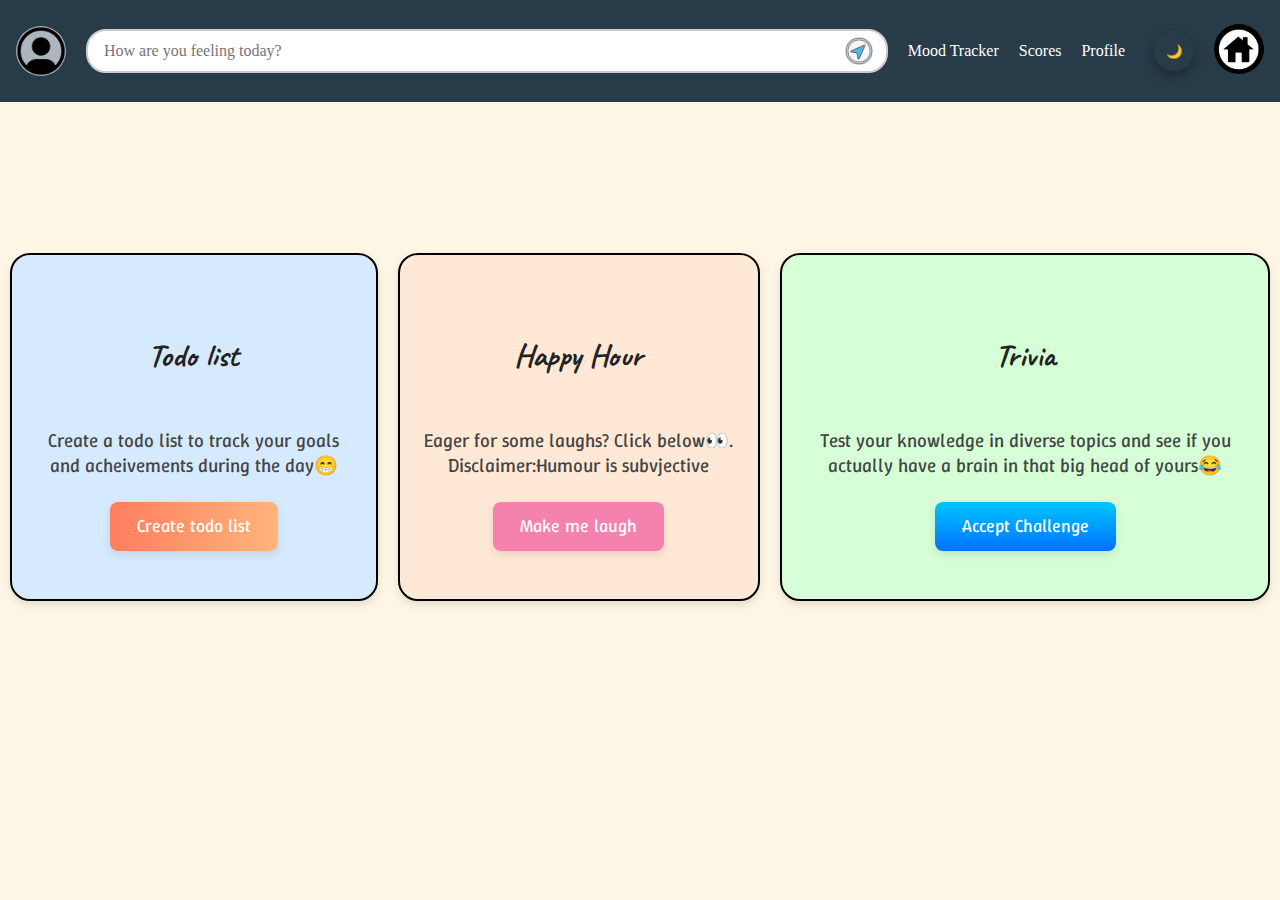
<file: index.html>
<!DOCTYPE html>
<html style="scroll-behavior: smooth;"> 
  <head>
    <title>Main body</title>
    <meta charset="UTF-8">
    <meta name="viewport" content="width=device-width,initial-scale=1.0">
    <meta name="format-detection" content="telephone=no">

    <link rel="stylesheet" href="styles/responsiveness.css">
    <link rel="stylesheet" href="styles/variables.css">
    <link rel="stylesheet" href="styles/nav.css">
    <link rel="stylesheet" href="styles/main.css">
    <link rel="stylesheet" href="styles/quiz.css">
    <link rel="stylesheet" href="styles/feel.css">
    <link rel="stylesheet" href="styles/jokes.css">


    <link rel="preconnect" href="https://fonts.googleapis.com">
    <link rel="preconnect" href="https://fonts.gstatic.com" crossorigin>
    <link href="https://fonts.googleapis.com/css2?family=Bangers&family=Bebas+Neue&family=Caveat:wght@400..700&family=Dancing+Script:wght@400..700&family=Dawning+of+a+New+Day&family=Delius&family=Fira+Sans:ital,wght@0,100;0,200;0,300;0,400;0,500;0,600;0,700;0,800;0,900;1,100;1,200;1,300;1,400;1,500;1,600;1,700;1,800;1,900&family=Manrope:wght@200..800&family=Marcellus&family=Merriweather:ital,opsz,wght@0,18..144,300..900;1,18..144,300..900&family=Poppins:ital,wght@0,100;0,200;0,300;0,400;0,500;0,600;0,700;0,800;0,900;1,100;1,200;1,300;1,400;1,500;1,600;1,700;1,800;1,900&family=Quicksand:wght@300..700&family=Roboto:ital,wght@0,100..900;1,100..900&family=Satisfy&family=Winky+Sans:ital,wght@0,300..900;1,300..900&family=Work+Sans:ital,wght@0,100..900;1,100..900&display=swap" rel="stylesheet">
  </head>
  <body>
    <nav class="navbar">
      <div class="nav-left">
        <img class="profile-icon" src="15339256.png" alt="Profile">

      </div>
    
      <div class="nav-center">
        <div class="search-bar">
          <input type="text" id="nav-input" placeholder="How are you feeling today?">
         <img class="icon" src="15059690.png" alt="Enter">
        </div>
      </div>
    
      <div class="nav-right">
        
         <ul class="nav-links">
          <li><a href="#">Mood Tracker</a></li>
          <div class="score-tooltip">
            <li><a href="#">Scores</a></li>
            <div class="tooltip">Check your scores</div>
          </div>
          <div class="profile-tooltip">
            <li><a href="#" class="prf">Profile</a></li>
            <div class="tooltip">Check profile</div>
          </div>
         
        </ul>
        <div class="button-tooltip">
        <button id="theme-toggle">🌙</button>
        <div class="tooltip">Change theme</div>
      </div>

        <div class="home-tooltip">
          <img class="home-icon" src="home-icon-vector.jpg" alt="Home">
        <div class="tooltip">Home</div>
        </div>
        
     
      
        <!--
        <img class="profile-icon" src="images/70a28229-cb84-4c65-b834-bc6e0d9332d2~1.jpg" alt="Profile">
        --> 
      </div>
    </nav>
    <main>
      <section>
        <div>
          <h3>Todo list</h3>
          <p>Create a todo list to track your goals and acheivements during the day😁</p>
        </div>
        <button class="button-1">Create todo list</button>
      </section>

      <section>
        <div>
          <h3>Happy Hour</h3>
          <p>Eager for some laughs? Click below👀. Disclaimer:Humour is subvjective</p>
        </div>
        <button class="button-2">Make me laugh</button>
      </section>

      <section>
        <div>
          <h3>Trivia</h3>
          <p>Test your knowledge in diverse topics and see if you actually have a brain in that big head of yours😂</p>
        </div>
        <button class="button-3">Accept Challenge</button>
      </section>

    <section id="quiz-section" style="display: none;"></section>
    
    <section class="feelings-section" style="display: none;">
      <p class="displayer"></p>
    </section>
    </main>

  <!--<video width="100%" controls>
      <source src="rickroll.mp4" type="video/mp4">
    </video>--> 
    

    <script src="scripts/quiz.js"></script>
    <script src="scripts/main.js"></script>
    <script src="scripts/nav.js"></script>
  </body>
</html>
</file>
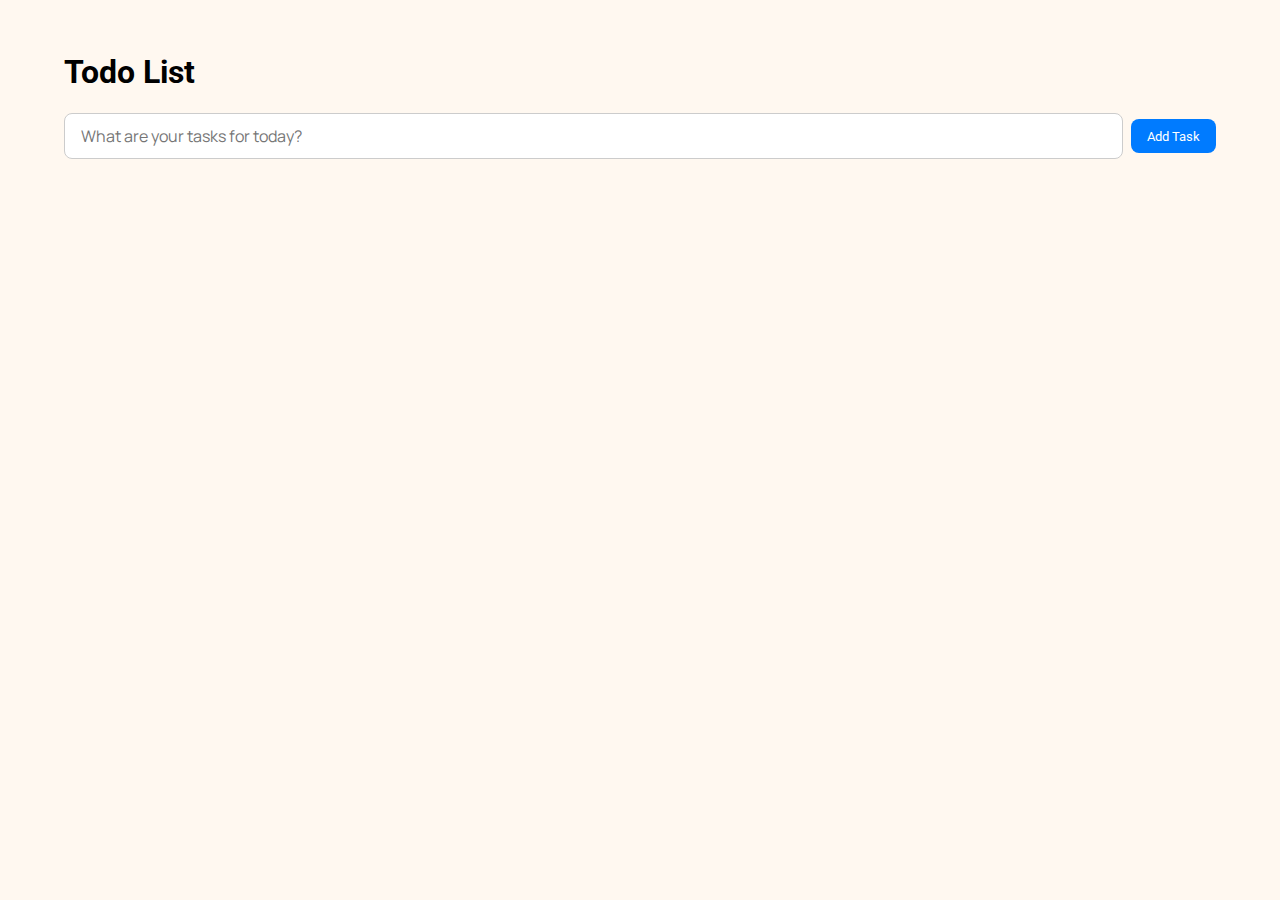
<file: todo-list.html>
<!DOCTYPE html>
<html>
  <head>
    <title>Todo-list</title>
    <link rel="stylesheet" href="styles/variables.css">
    <link rel="stylesheet" href="styles/todo.css">
    
    <link rel="preconnect" href="https://fonts.googleapis.com">
    <link rel="preconnect" href="https://fonts.gstatic.com" crossorigin>
    <link href="https://fonts.googleapis.com/css2?family=Bangers&family=Bebas+Neue&family=Caveat:wght@400..700&family=Dancing+Script:wght@400..700&family=Dawning+of+a+New+Day&family=Delius&family=Fira+Sans:ital,wght@0,100;0,200;0,300;0,400;0,500;0,600;0,700;0,800;0,900;1,100;1,200;1,300;1,400;1,500;1,600;1,700;1,800;1,900&family=Manrope:wght@200..800&family=Marcellus&family=Merriweather:ital,opsz,wght@0,18..144,300..900;1,18..144,300..900&family=Poppins:ital,wght@0,100;0,200;0,300;0,400;0,500;0,600;0,700;0,800;0,900;1,100;1,200;1,300;1,400;1,500;1,600;1,700;1,800;1,900&family=Quicksand:wght@300..700&family=Roboto:ital,wght@0,100..900;1,100..900&family=Satisfy&family=Winky+Sans:ital,wght@0,300..900;1,300..900&family=Work+Sans:ital,wght@0,100..900;1,100..900&display=swap" rel="stylesheet">
  </head>
  <body>
    <section id="todo-section">
      <div>
        <h1>Todo List</h1>
      </div>
      <div class="input-btn-div">
        <input type="text" id="todo-input" placeholder="What are your tasks for today?">
        <button id="add-task-btn">Add Task</button>
      </div>
      <div id="todo-list"></div>    
    </section> 

    <script src="scripts/todo.js"></script>
  </body>
</html>
</file>
<file: styles/responsiveness.css>
@media (max-width: 600px) {
  main{
    display: flex;
    flex-wrap: wrap;
  }
  main section{
    flex: 1 1 calc(100% - 20px); /* Adjust width for smaller screens */
    margin: 10px 0; /* Add margin for spacing */
    padding: 2em 1em; /* Adjust padding for smaller screens */
  }
  main section h3{
    font-size: 1.5rem; /* Adjust font size for smaller screens */
  }
  .nav-links{
    display: none;
  }
  main{
    display: none;
  }
}
</file>
<file: styles/variables.css>
:root {
  --whitish-yellow:#FFF8F0;
  --main-bg: #fef6e4;
  --accent: #f582ae;
  --soft-blue: #8ecae6;
  --calm-green: #b7e4c7;
  --vibrant-purple: #9b5de5;
  --cool-gray: #adb5bd;
  --dark-bg: #313152;
  --text-light: #ffffff;
  --text-dark: #1e1e1e;

 --sunset-gradient: linear-gradient(to right, #ff758c, #ff7eb3);
--aqua-gradient: linear-gradient(to right, #43e97b, #38f9d7);
--night-gradient: linear-gradient(to right, #292929, #000000);
--vibe-purple: linear-gradient(to right, #9b5de5, #f15bb5);
--sky-gradient: linear-gradient(to right, #a1c4fd, #c2e9fb);
--ocean-breeze: linear-gradient(to bottom, #00c6ff, #0072ff);
--cyberpunk-feel:  linear-gradient(to right, #000428, #004e92);
--cool-dark:  linear-gradient(to right, #141E30, #243B55);
--box-shadow: 0 4px 8px rgba(0, 0, 0, 0.2);
}
</file>
<file: styles/nav.css>
nav{
  background: #283b48;
  display:flex;
  justify-content: space-between;
  justify-content: center;
  align-items: center;
  color:white;
  padding:1.5em 1em;
  flex:1;
  flex-wrap: wrap;
  position: sticky;
  font-family:roboto, sans-serif ;
  left:0;
  top:0;
  z-index: 100; 
  gap:20px;
}

.nav-left{
  display: flex;
  align-items: center;
  justify-content: center;
  gap:20px;
}
.home-icon{
  width: 50px;
  height: 50px;
  background: none;
  cursor: pointer;
  border: none;
  border-radius: 50%;
  transition: all 0.3s ease;
  filter: invert(1);
}

.home-icon:hover {
  transform: scale(1.1);
  box-shadow: 0px 4px 12px rgba(0, 0, 0, 0.3);
}

.home-icon:active {
  transform: scale(1.05);
  box-shadow: 0px 4px 12px rgba(0, 0, 0, 0.2);
}

.nav-center{
  flex:1;
  justify-content: center;
  position: relative;
}
#nav-input{
  min-width: 300px;
  width: 100%;
  padding: 0.7rem 1rem;
  border-radius:20px;
  border:2px solid #ccc;
  box-sizing: border-box;
  transition: 0.3s ease;
  font-family:  cursive;
  font-size:1rem;
}
#nav-input:focus {
  border-color: #4b7bec;
  box-shadow: 0 0 5px rgba(75, 123, 236, 0.5);
}
.icon{
  position: absolute;
  top:50%;
  right:14px;
  transform: translateY(-50%);
  width:30px;
  cursor: pointer;
  transition: all 0.15s;
  border-radius: 50%;
}
.icon:hover{
  transform: translateY(-50%) scale(1.1);
  box-shadow: 0px 4px 12px rgba(0, 0, 0, 0.3);
}
.icon:active{
  transform: translateY(-50%) scale(1.05);
  box-shadow: 0px 4px 12px rgba(0, 0, 0, 0.2);
}


.nav-right{
  display: flex;
  align-items: center;
  justify-content: center;
  gap:20px;
}
#theme-toggle{
  width: 40px;
  height: 40px;
  background: none;
  cursor: pointer;
  border: none;
  border-radius: 50%;
  box-shadow: 0px 4px 12px rgba(0, 0, 0, 0.3);
}
 .nav-links{ 
  display: flex;
  align-items: center;
  justify-content: space-between;
  margin-right: 9px;
  list-style-type: none;
  padding: 0;
  gap:20px;
}
.nav-links li{
  font-family: cursive;
  cursor: pointer;
}

nav li:hover, #theme-toggle:hover{
  color: #ffb3b3;
  transition: all 0.3s ease;
  transform: translateY(-1px);
}
 nav li:active, #theme-toggle:active{
  transform: translateY(1px);
  transition: all 0.3s ease;
}

nav li a{
  text-decoration: none;
  color: white;
}

.profile-icon{
  width: 50px;
  height: 50px;
  background:var(--cool-gray);
  cursor: pointer;
  border-radius: 50%;
  border: none;
}

.home-tooltip, .button-tooltip, .score-tooltip, .profile-tooltip{
  position: relative;
}
.tooltip{
font-family: roboto, arial;
position: absolute;
background-color: gray;
color: white;
padding-top: 4px;
padding-bottom: 4px;
padding-left: 8px;
padding-right: 8px;
border-radius: 2px;
font-size: 12px;
bottom: -30px;
opacity: 0;
transition: opacity 0.15s;
pointer-events: none;
white-space: nowrap;
}

.home-tooltip:hover .tooltip, .button-tooltip:hover .tooltip, .profile-tooltip:hover .tooltip, .score-tooltip:hover .tooltip{
  opacity: 1;
}
</file>
<file: styles/main.css>
* {
  transition: background-color 0.3s ease, color 0.3s ease;
}


body{
  margin:0 auto;
  padding:0;
  background:var(--main-bg);
}

main{
  display: flex;
  align-items: center;
  justify-content: space-between;
  text-align: center;
  min-height: 70vh;
  gap:20px;
  margin:10px;
  font-family:winky sans;
}

 main section{
  border: 2px solid black;
  border-radius:20px;
  padding: 3em 1.5em;
  box-shadow: 0 4px 8px rgba(0,0,0,0.1);
  background-color:#d6eaff ;
  background: var(--sky-gradient);
  color:black;
  transition: all 0.3s ease;
}

main section:first-child{
  background: #d6eaff;
 }

main section:nth-child(2){
  background: #ffe8d6;
}

main section:nth-child(3){
  background: #d6ffd8;
}

main section h3{
  color:#222222;
  font-size: 2rem;
  font-family: caveat;
  padding-bottom: 2rem;;
}

 main section p{
  color:#444;
  font-size: 1.2rem;
  margin-bottom: 1.5rem;
}

main button{
  padding: 0.7em 1.5em;
  cursor: pointer;
  font-family:winky sans;
  border:none;
  color:white;
  border-radius: 0.5rem;
  transition: all 0.2s;
  box-shadow: 0px 4px 8px rgba(0, 0, 0, 0.1);
  font-size: 18px;
}

.button-1{
  background: linear-gradient(to right, #ff7e5f, #feb47b);
}
.button-2{
  background: var(--accent)
}
.button-3{
  background: var(--ocean-breeze)
} 

  

main button:hover{
  transform: scale(1.1);
  box-shadow: 0px 6px 12px rgba(0, 0, 0, 0.2);
}

main button:active{
  transform: scale(1);
} 

main h3 {
  font-size: 1.6rem;
  /*color: #2E2E2E;*/
  margin-bottom: 0.5rem;
  font-family: caveat;
}

/*dark theme styles*/

.dark-theme{
 background: linear-gradient(to right, #222831, #283b48);

}
.dark-theme nav{
  background:#222831 ;
}

body.dark-theme section {
  background:linear-gradient(to bottom, #000428, #004e92);
  color:#f6f2ee;
  border: 2px solid rgba(255, 255, 255, 0.18);
  border-radius: 20px;
  border-color:#292929;
  backdrop-filter: blur(6px);
  box-shadow: 0px 4px 12x rgba(0, 0, 0, 0.6)
}

.dark-theme .feelings-section p{
  color: #222831;
}

.dark-theme p{
  color:#f6f2ed
}

.dark-theme h3{
  color:#b7e4c7;
  color:#38f9d7;
}

 .dark-theme main button{
 color:var(--main-bg);
  background: #38f9d7;
  background:var(--cyberpunk-feel);
  color:var(--text-light);
}

/*.another-button main .button-1{
  background: #1e3a8a;
}
.dark-theme main .button-2{
  background: #2563eb;
}

.dark-theme main .button-3{
  background: #3b82f6; 
}*/

/*.button-1 { background: #1e3a8a; }
.button-2 { background: #2563eb; }
.button-3 { background: #3b82f6; }*/

.dark-theme main section:first-child p{
  color:#38f9d7;
 }

.dark-theme main section:nth-child(2) p{
  color:#38f9d7;
}

.dark-theme main section:nth-child(3) p{
  color:#38f9d7;
}

.dark-theme #theme-toggle{
  background: white;
}

/*dark theme quiz div*/
.dark-theme .quiz-div{
  background: #222831;
  color:#f6f2ee;
  border-color:black;
  backdrop-filter: blur(6px);
  box-shadow: 0px 4px 12px rgba(0, 0, 0, 0.6)
}
.dark-theme .quiz-div h3{
  color:#f6f2ee;
} 
.dark-theme .quiz-div ul{
  color:#F3F4F6;
}
.dark-theme .quiz-div ul:hover{
  background: #00a6c0;
  color:white;
  transition: all 0.3s ease;
  transform: translateY(-1px);
}
.dark-theme .x-image{
  filter: invert(1);
  transition: all 0.3s ease;
  transform: translateY(-1px);
}
.dark-theme .reward-button{
  background:  linear-gradient(45deg, #ff6ec4, #7873f5);;
}

/*dark theme happy hour*/
.dark-theme .joke-section{
  border:none;
  background-image:url(../images/ae27a9e52150877a8f2c0861ec5b95be.jpg);
  background-size: cover;
  background-repeat: no-repeat;
  background-position: center;
}

.dark-theme .joke-section p{
  background: yellow;
  padding: 1em;
  border-radius: 10px;
  color: black;
}

.dark-theme .another-button{
  background:#b22e37;
}

/*dark theme feels section*/
</file>
<file: styles/quiz.css>
/*quiz section styling*/

#go-back{
  background: red;
  margin-left: 30px;
}
#quiz-section{
  align-items: center;
  justify-content: center;
  background:none;
  border:none;
  box-shadow: none;
  width: 100%;
}

#quiz-title{
  position: absolute;
  top:20%;
  left:0;
  right:0;
  font-family: bangers;
  font-size: 3rem;
  color: #333;
  text-align: center;
  padding-bottom:90px;
}

#go-back-div{
  position: absolute;
  left: 7px;
  top:20%;
  display: flex;
  align-items: center;
  justify-content: center;
  max-width:10%;
  padding:0.7em 1.5em;
  background:RED;
  color: white;
  border: none;
  border-radius: 5px;
  cursor: pointer;
  font-family: arial;
  font-weight: bold;
}

#quiz-buttons{
  display: flex;
  gap:30px;
  flex-wrap: wrap;
  align-items: center;
  justify-content: center;
  margin:0 auto;
  padding:0 auto;
}

#quiz-buttons div{
  padding:3.5em 5.5em;
  font-size:27px;
  border-radius: 1rem;
  border:solid 2px;
  color:white;
  border-color:#333;
  font-family: bangers;
  transition: all 0.3s ease;
  cursor: pointer;
}
#easy-button{
  background-color:  rgb(2, 121, 2);
}

#medium-button{
  background-color:orange;
}
#hard-button{
  background-color: rgb(132, 8, 8);
}

#quiz-buttons div:hover{
  transform: translateY(-5px);
  box-shadow:3px 3px 12px rgba(0,0,0,0.8);
}

/*question styling*/
.option-button{
  background: none;
  color: black;
  border: none;
  border-radius: 5px;
  cursor: pointer;
  font-family: arial;
  transition: all 0.3s ease;
  width: 100%;
  padding: 0 auto;
  padding: 0.7em 1.5em;
  margin:0 auto;
};
.option-li{
  background: none;
}
.option-button:hover{
  transform: scale(1.1);
  box-shadow: 0 4px 8px rgba(0,0,0,0.2);
  transform: translateY(-1px);
}
.option-button:active{
  transform: scale(0.9);
  transform: translateY(1px);
}
/*Reward button styling*/
.reward-button{
  background: linear-gradient(45deg, #ff6ec4, #7873f5);
  animation: pulse 2s infinite;
}

@keyframes pulse {
  0% {
    box-shadow: 0 0 10px rgba(255, 110, 196, 0.5);
  }
  50% {
    box-shadow: 0 0 25px rgba(255, 110, 196, 0.9);
  }
  100% {
    box-shadow: 0 0 10px rgba(255, 110, 196, 0.5);
  }
}



.quiz-div{
  display: flex;
  flex-direction: column;
  justify-self: center;
  align-items: center;
  background-color: var(--whitish-yellow);
  padding:3em;
  border-radius: 10px;
  box-shadow: 0 4px 8px rgba(0,0,0,0.5);
  position: relative;
  }

  .quiz-div h3{
    font-family: roboto;
    font-weight: normal;
    color:black;
  }

  .video-div{
    position:relative;
  }
  .video-div .x-image{
    position:absolute;
    right:0;
    top:0;
    z-index:1;
    filter:invert(1);
  }

  .x-image{
    width:20px;
    position: absolute;
    right:7px;
    top:7px;
    transition:all 0.3s ease;
    cursor: pointer;
  }
  
  .x-image:active{
    transform: scale(0.9)
  }
  
.button-div{
  display: flex;
  flex-direction: column;
  justify-content: center;
  align-items: center;
  gap:15px;
};
</file>
<file: styles/feel.css>
.feelings-section {
  display: flex;
  align-items: center;
  justify-content: center;
  text-align: center;
  font-size: 20px;
  height:60vh;
  width: 100%;
}
p{
  text-align: center;
}
</file>
<file: styles/jokes.css>
.joke-section{
  background-image:url(../images/ae27a9e52150877a8f2c0861ec5b95be.jpg);
  background-size: cover;
  background-repeat: no-repeat;
  background-position: center;
  align-items: center;
  justify-content: center;
  position: relative;
  flex:1;
  min-height:60vh;
  border:none;
  box-shadow: none;
  flex-direction: column;
}

.ray-image{
  width:100px;
  height:100px;
  border-radius: 50%;
  object-fit: cover;
  position:absolute;
  top:0;
  right:0;
  transition: all 0.3s ease;
}

.ray-image:active{
transform: scale(0.9);
}


 .joke-section p{
  background: yellow;
  padding: 1em;
  border-radius: 10px;
  color: black;
  max-width:70%;
  height:auto;
}

.another-button{
  background:#b22e37;
}
</file>
<file: styles/todo.css>
body {
  font-family: 'Segoe UI', Tahoma, Geneva, Verdana, sans-serif;
  display: flex;
  background: var(--whitish-yellow);
  justify-content: center;
  align-items: center;
  height: 100vh;
  margin: 0;
}

h1{
  font-family:roboto;
}

.todo{
  background: var(--main-bg);
  width: 100%;
  padding:0 1em;
}
#todo-section {
  position:absolute;
  top:0;
  width:90%;
  justify-content: center;
  align-items: center;
  margin: 0 auto;
  padding: 2rem;
  border-radius: 1rem;
  font-family: sans-serif;
}

.input-btn-div{
  display: flex;
  justify-content: center;
  align-items: center;
  width: 100%;
}

input[type="text"]{
  padding: 0.7em 1em;
  flex:1;
  border: 1px solid #ccc;
  border-radius: 0.5rem;
  margin-right: 0.5rem;
  font-size: 1rem;
  outline: none;
  font-family: manrope;
}
input[type="text"]:focus {
  border-color: #007bff;
}


#add-task-btn {
  padding: 0.7em 1.2em;
  background-color: #007bff;
  color: white;
  border: none;
  border-radius: 0.5rem;
  cursor: pointer;
  font-family:  roboto;
  transition: all 0.2s;
}

#add-task-btn:hover {
  transform: scale(1.05);
  background-color: #0056b3;
}

#add-task-btn:active{
  transform: scale(0.9);
}

#todo-list {
  margin-top: 1rem;
  display: flex;
  flex-direction: column;
  font-family: manrope;
}

.todo{
  width: 98%;
  display: flex;
  margin-bottom:6px ;
  align-items: center;
  justify-content: space-between;
  box-shadow: var(--box-shadow);
}
.second{
  display:flex;
  justify-content: center;
  align-items: center;
  gap:50px
}

.delete-btn{
  color:white;
  border:none;
  background: rgb(171, 2, 2);
  padding:0.5em 1.5em 0.5em 1.5em;
  border-radius: 2px;
}

.second button{
  transition: all 0.15s;
  cursor: pointer;
}

.done-btn{
  background-color: green;
  color:white;
  padding:0.5em 1.5em 0.5em 1.5em;
  font-family: delius;
  border:none;
  border-radius:2px;
}

.done-btn:active, .x-button:active{
  transform: scale(0.9);
};
</file>
